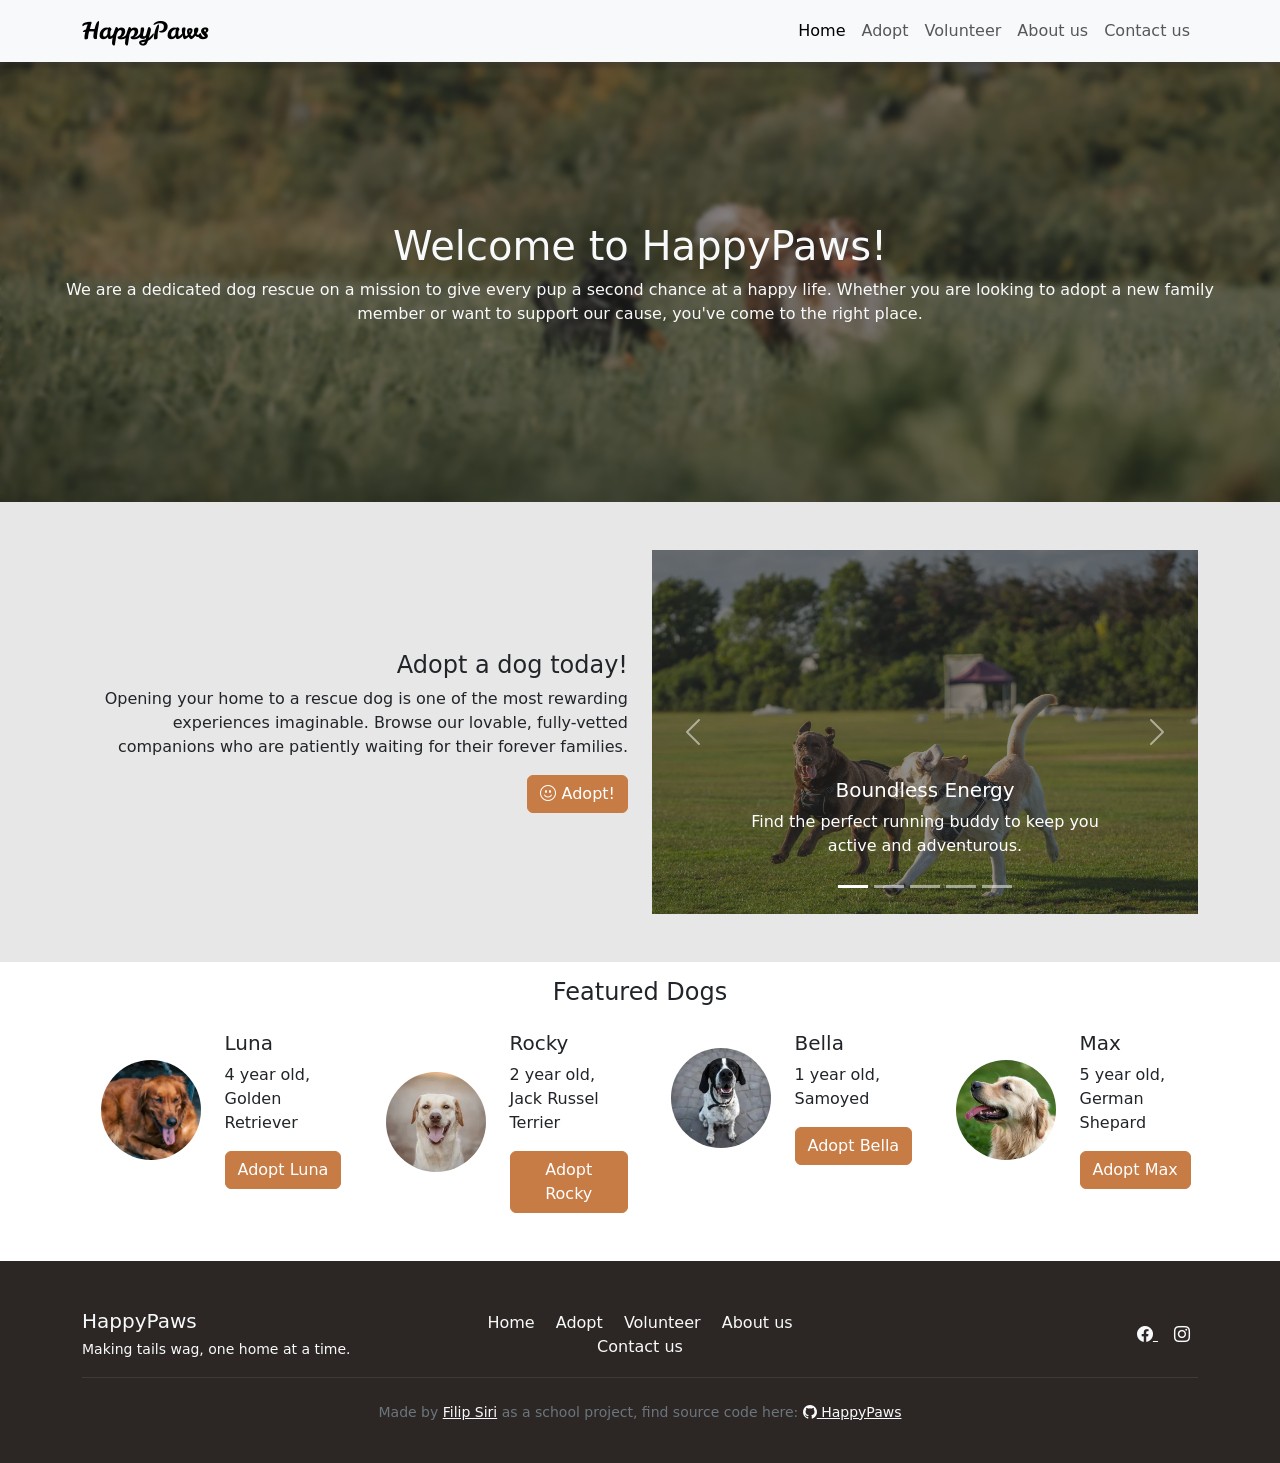
<file: index.html>
<!DOCTYPE html>
<html lang="en">

<head>
  <meta charset="UTF-8">
  <meta name="viewport" content="width=device-width, initial-scale=1.0">
  <title>HappyPaws</title>
  <meta name="description" content="Welcome to HappyPaws. Discover adoptable pets, learn about our rescue mission, and help us save animals one home at a time.">
  <meta name="keywords" content="animal shelter, pet adoption, rescue dogs, dogs for adoption, animal sanctuary, volunteer">
  <meta name="author" content="Filip Siri">
  
  <link rel="manifest" href="manifest.json">
  <link rel="canonical" href="https://happypaws.filipsiri.se">

  <!-- OG tags -->
  <meta property="og:type" content="website">
  <meta property="og:url" content="https://happypaws.filipsiri.se">
  <meta property="og:title" content="HappyPaws">
  <meta property="og:description" content="Discover adoptable pets, learn about our rescue mission, and help us save animals one home at a time.">
  <meta property="og:image" content="https://happypaws.filipsiri.se/images/og.jpeg">

  <!-- Twitter Card Preview Tags -->
  <meta name="twitter:card" content="summary_large_image">
  <meta name="twitter:url" content="https://happypaws.filipsiri.se">
  <meta name="twitter:title" content="HappyPaws">
  <meta name="twitter:description" content="Discover adoptable pets, learn about our rescue mission, and help us save animals one home at a time.">
  <meta name="twitter:image" content="https://happypaws.filipsiri.se/images/og.jpeg">

  <!-- Favicon -->
  <link rel="apple-touch-icon" sizes="180x180" href="favicon/apple-touch-icon.png">
  <link rel="icon" type="image/png" sizes="32x32" href="favicon/favicon-32x32.png">
  <link rel="icon" type="image/png" sizes="16x16" href="favicon/favicon-16x16.png">

  <!-- Font -->
  <link rel="preconnect" href="https://fonts.googleapis.com">
  <link rel="preconnect" href="https://fonts.gstatic.com" crossorigin>
  <link href="https://fonts.googleapis.com/css2?family=Leckerli+One&display=swap" rel="stylesheet">

  <!-- Bootstrap -->
  <link rel="stylesheet" href="bootstrap/css/bootstrap.min.css">
  <link rel="stylesheet" href="bootstrap/icons/bootstrap-icons.min.css">

  <link rel="preload" as="image" href="images/dogs.webp">
  <link rel="preload" as="image" href="images/dogs3.webp">

  <!-- Own style -->
  <link rel="stylesheet" href="styles/overwrites.css">
  <link rel="stylesheet" href="styles/style.css">

  <!-- Scripts -->
  <script src="bootstrap/js/bootstrap.bundle.min.js"></script>

</head>

<body class="d-flex flex-column min-vh-100">
  <!-- HEADER START -->
  <header>
    <nav class="navbar navbar-expand-lg bg-body-tertiary">
      <div class="container">
        <a class="navbar-brand" href="index.html">HappyPaws</a>
        <button class="navbar-toggler" type="button" data-bs-toggle="collapse" data-bs-target="#navbarTogglerDemo02"
          aria-controls="navbarTogglerDemo02" aria-expanded="false" aria-label="Toggle navigation">
          <span class="navbar-toggler-icon"></span>
        </button>
        <div class="collapse navbar-collapse" id="navbarTogglerDemo02">
          <ul class="navbar-nav ms-auto mb-2 mb-lg-0">
            <li class="nav-item">
              <a class="nav-link active" aria-current="page" href="index.html">Home</a>
            </li>
            <li class="nav-item">
              <a class="nav-link" href="adopt.html">Adopt</a>
            </li>
            <li class="nav-item">
              <a class="nav-link" href="volunteer.html">Volunteer</a>
            </li>
            <li class="nav-item">
              <a class="nav-link" href="aboutus.html">About us</a>
            </li>
            <li class="nav-item">
              <a class="nav-link" href="contactus.html">Contact us</a>
            </li>
          </ul>
        </div>
      </div>
    </nav>
  </header>
  <!-- HEADER END -->

  <!-- MAIN START -->
  <main class="flex-grow-1">
    <!-- HERO START -->
    <section class="Hero" style="background-image: url('./images/dogs3.webp');">
      <div class="text-center text-light z-1 px-5">
        <h1>Welcome to HappyPaws!</h1>
        <p>We are a dedicated dog rescue on a mission to give every pup a second chance at a happy life. Whether you are looking to adopt a new family member or want to support our cause, you've come to the right place.</p>
      </div>
    </section>
    <!-- HERO END -->

    <!-- PAGE SPECIFIC CONTENT START -->
    <section class="py-5 home-cta">
      <div class="container">
        <div class="row row-cols-1 row-cols-md-2">
          <div class="col my-auto text-center text-md-end mb-4 mb-md-auto ">
            <p class="h4">Adopt a dog today!</p>
            <p>Opening your home to a rescue dog is one of the most rewarding experiences imaginable. Browse our lovable, fully-vetted companions who are patiently waiting for their forever families.</p>
            <a class="btn btn-primary" href="adopt.html"><i class="bi bi-emoji-smile"></i> Adopt!</a>
          </div>
          <div class="col">
            <!-- CAROUSEL START -->
            <div id="dogCarousel" class="carousel slide" data-bs-ride="carousel">
              <div class="carousel-indicators">
                <button type="button" data-bs-target="#dogCarousel" data-bs-slide-to="0" class="active"
                  aria-current="true" aria-label="Slide 1"></button>
                <button type="button" data-bs-target="#dogCarousel" data-bs-slide-to="1"
                  aria-label="Slide 2"></button>
                <button type="button" data-bs-target="#dogCarousel" data-bs-slide-to="2"
                  aria-label="Slide 3"></button>
                <button type="button" data-bs-target="#dogCarousel" data-bs-slide-to="3"
                  aria-label="Slide 4"></button>
                <button type="button" data-bs-target="#dogCarousel" data-bs-slide-to="4"
                  aria-label="Slide 5"></button>
              </div>
              <div class="carousel-inner">
                <div class="carousel-item active">
                  <img src="images/dogs.webp" class="d-block w-100" alt="Two dogs running">
                  <div class="carousel-caption">
                    <h5>Boundless Energy</h5>
                    <p>Find the perfect running buddy to keep you active and adventurous.</p>
                  </div>
                </div>
                <div class="carousel-item">
                  <img src="images/dogs2.webp" class="d-block w-100" alt="Two dogs sitting and smiling">
                  <div class="carousel-caption">
                    <h5>Endless Smiles</h5>
                    <p>Bring home a loyal companion who will brighten even your toughest days.</p>
                  </div>
                </div>
                <div class="carousel-item">
                  <img src="images/dogs3.webp" class="d-block w-100" alt="Two dogs playing">
                  <div class="carousel-caption">
                    <h5>Playful Spirits</h5>
                    <p>Our dogs are well-socialized, eager to learn, and ready for fun and games.</p>
                  </div>
                </div>
                <div class="carousel-item">
                  <img src="images/dogs5.webp" class="d-block w-100" alt="Two dogs resting">
                  <div class="carousel-caption d-none d-md-block">
                    <h5>Professional Snugglers</h5>
                    <p>Looking for a relaxed friend? We have plenty of couch potatoes waiting for a lap.</p>
                  </div>
                </div>
                <div class="carousel-item">
                  <img src="images/dogs4.webp" class="d-block w-100" alt="Two dogs sitting and smiling">
                  <div class="carousel-caption">
                    <h5>Rescue a dog today</h5>
                    <p>And you will find a forever-friend</p>
                  </div>
                </div>
              </div>
              <button class="carousel-control-prev" type="button" data-bs-target="#dogCarousel"
                data-bs-slide="prev">
                <span class="carousel-control-prev-icon" aria-hidden="true"></span>
                <span class="visually-hidden">Previous</span>
              </button>
              <button class="carousel-control-next" type="button" data-bs-target="#dogCarousel"
                data-bs-slide="next">
                <span class="carousel-control-next-icon" aria-hidden="true"></span>
                <span class="visually-hidden">Next</span>
              </button>
            </div>
            <!-- CAROUSEL END -->
  
          </div>
        </div>
      </div>
    </section>

    <!-- FEATURED DOGS START -->
    <section class="container mt-3">
      <p class="h4 text-center">Featured Dogs</p>
      <div class="mt-4 row row-cols-1 row-cols-md-3 row-cols-lg-4">

        <div class="col">
          <div class="row row-cols-2">
            <div class="col d-flex align-items-center justify-content-end">
              <img src="images/adoption/dog1-small.webp" class="rounded-circle" width="100" height="100" alt="A brown dog resting">
            </div>
            <div class="col ">
              <p class="h5">Luna</p>
              <p>4 year old, Golden Retriever</p>
              <a class="btn btn-primary" href="adopt.html">Adopt Luna</a>
            </div>
          </div>
        </div>


        <div class="col">
          <div class="row row-cols-2">
            <div class="col d-flex align-items-center justify-content-end">
              <img src="images/adoption/dog2-small.webp" class="rounded-circle" width="100" height="100" alt="A brown dog resting">
            </div>
            <div class="col ">
              <p class="h5">Rocky</p>
              <p>2 year old, Jack Russel Terrier</p>
              <a class="btn btn-primary" href="adopt.html">Adopt Rocky</a>
            </div>
          </div>
        </div>


        <div class="col">
          <div class="row row-cols-2">
            <div class="col d-flex align-items-center justify-content-end">
              <img src="images/adoption/dog3-small.webp" class="rounded-circle" width="100" height="100" alt="A brown dog resting">
            </div>
            <div class="col ">
              <p class="h5">Bella</p>
              <p>1 year old, Samoyed</p>
              <a class="btn btn-primary" href="adopt.html">Adopt Bella</a>
            </div>
          </div>
        </div>



        <div class="col">
          <div class="row row-cols-2">
            <div class="col d-flex align-items-center justify-content-end">
              <img src="images/adoption/dog4-small.webp" class="rounded-circle" width="100" height="100" alt="A brown dog resting">
            </div>
            <div class="col ">
              <p class="h5">Max</p>
              <p>5 year old, German Shepard</p>
              <a class="btn btn-primary" href="adopt.html">Adopt Max</a>
            </div>
          </div>
        </div>



      </div>
    </section>
    <!-- FEATURED DOGS END -->

    <!-- PAGE SPECIFIC CONTENT END -->

  </main>
  <!-- MAIN END -->


  <!-- FOOTER START -->

  <footer class="py-4 mt-5">

    <div class="container pt-4">
      <div class="row align-items-center">
        <div class="text-light col-md-4 text-center text-md-start mb-3 mb-md-0">
          <h5 class="mb-1">HappyPaws</h5>
          <small>Making tails wag, one home at a time.</small>
        </div>

        <div class="col-md-4 text-center mb-3 mb-md-0">
          <a href="/" class="text-light text-decoration-none mx-2">Home</a>
          <a href="adopt.html" class="text-light text-decoration-none mx-2">Adopt</a>
          <a href="volunteer.html" class="text-light text-decoration-none mx-2">Volunteer</a>
          <a href="aboutus.html" class="text-light text-decoration-none mx-2">About us</a>
          <a href="contactus.html" class="text-light text-decoration-none mx-2">Contact us</a>
        </div>

        <div class="col-md-4 text-center text-md-end">
          <a href="#" class="text-light mx-2" aria-label="Facebook">
            <i class="bi bi-facebook"></i>
          </a>
          <a href="#" class="text-light mx-2" aria-label="Instagram">
            <i class="bi bi-instagram"></i>
          </a>
        </div>

      </div>

      <hr class="border-secondary">

      <p class="text-center text-secondary small mt-4">
        Made by <a href="https://filipsiri.se" target="_blank" rel="noopener noreferrer" class="text-light">Filip Siri</a> as a school project,
        find source code here: <a href="https://github.com/nostr1c/happypaws" target="_blank" rel="noopener noreferrer" class="text-light">
        <i class="bi bi-github"></i> HappyPaws
        </a>
      </p>

    </div>
  </footer>

  <!-- FOOTER END -->

</body>

</html>
</file>
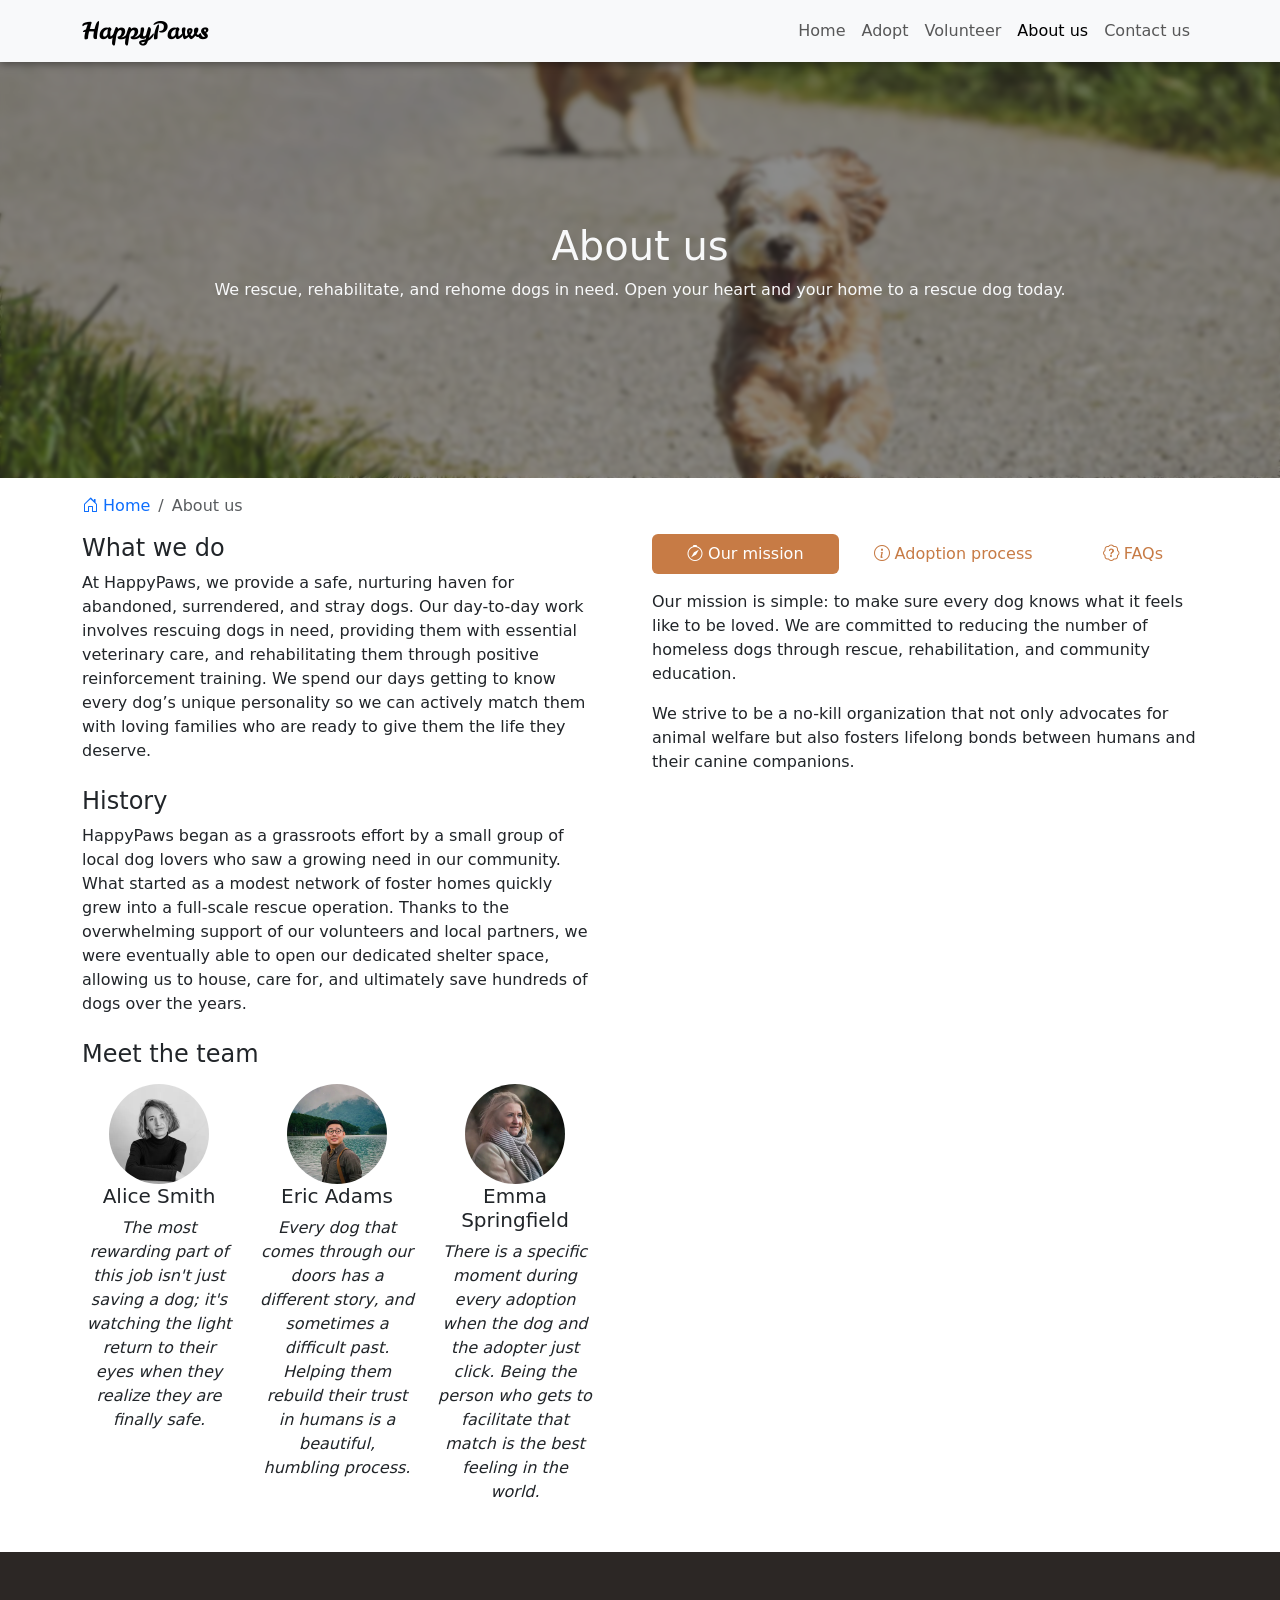
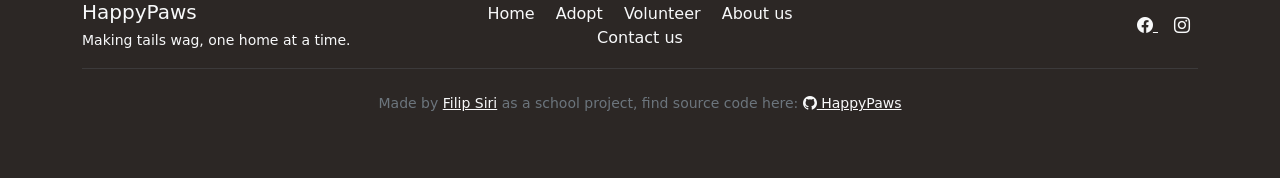
<file: aboutus.html>
<!DOCTYPE html>
<html lang="en">

<head>
  <meta charset="UTF-8">
  <meta name="viewport" content="width=device-width, initial-scale=1.0">
  <title>About us | HappyPaws</title>
  <meta name="description" content="Learn about the history, mission, and team behind HappyPaws and our dedication to animal rescue and rehabilitation.">
  <meta name="keywords" content="animal shelter, pet adoption, rescue dogs, dogs for adoption, animal sanctuary, volunteer">
  <meta name="author" content="Filip Siri">
  
  <link rel="manifest" href="/manifest.json">
  <link rel="canonical" href="https://happypaws.filipsiri.se">

  <!-- OG tags -->
  <meta property="og:type" content="website">
  <meta property="og:url" content="https://happypaws.filipsiri.se">
  <meta property="og:title" content="HappyPaws | About us">
  <meta property="og:description" content="Learn about the history, mission, and team behind HappyPaws and our dedication to animal rescue and rehabilitation.">
  <meta property="og:image" content="https://happypaws.filipsiri.se/images/og.jpeg">

  <!-- Twitter Card Preview Tags -->
  <meta name="twitter:card" content="summary_large_image">
  <meta name="twitter:url" content="https://happypaws.filipsiri.se">
  <meta name="twitter:title" content="HappyPaws | About us">
  <meta name="twitter:description" content="Learn about the history, mission, and team behind HappyPaws and our dedication to animal rescue and rehabilitation.">
  <meta name="twitter:image" content="https://happypaws.filipsiri.se/images/og.jpeg">

  <!-- Favicon -->
  <link rel="apple-touch-icon" sizes="180x180" href="favicon/apple-touch-icon.png">
  <link rel="icon" type="image/png" sizes="32x32" href="favicon/favicon-32x32.png">
  <link rel="icon" type="image/png" sizes="16x16" href="favicon/favicon-16x16.png">

  <!-- Font -->
  <link rel="preconnect" href="https://fonts.googleapis.com">
  <link rel="preconnect" href="https://fonts.gstatic.com" crossorigin>
  <link href="https://fonts.googleapis.com/css2?family=Leckerli+One&display=swap" rel="stylesheet">

  <!-- Bootstrap -->
  <link rel="stylesheet" href="bootstrap/css/bootstrap.min.css">
  <link rel="stylesheet" href="bootstrap/icons/bootstrap-icons.min.css">

  <link rel="preload" as="image" href="images/dogs.webp">
  <link rel="preload" as="image" href="images/dogs3.webp">

  <!-- Own style -->
  <link rel="stylesheet" href="styles/overwrites.css">
  <link rel="stylesheet" href="styles/style.css">

  <!-- Scripts -->
  <script src="bootstrap/js/bootstrap.bundle.min.js"></script>

</head>

<body class="d-flex flex-column min-vh-100">
  <!-- HEADER START -->
  <header>
    <nav class="navbar navbar-expand-lg bg-body-tertiary">
      <div class="container">
        <a class="navbar-brand" href="index.html">HappyPaws</a>
        <button class="navbar-toggler" type="button" data-bs-toggle="collapse" data-bs-target="#navbarTogglerDemo02"
          aria-controls="navbarTogglerDemo02" aria-expanded="false" aria-label="Toggle navigation">
          <span class="navbar-toggler-icon"></span>
        </button>
        <div class="collapse navbar-collapse" id="navbarTogglerDemo02">
          <ul class="navbar-nav ms-auto mb-2 mb-lg-0">
            <li class="nav-item">
              <a class="nav-link" href="index.html">Home</a>
            </li>
            <li class="nav-item">
              <a class="nav-link" href="adopt.html">Adopt</a>
            </li>
            <li class="nav-item">
              <a class="nav-link" href="volunteer.html">Volunteer</a>
            </li>
            <li class="nav-item">
              <a class="nav-link active" href="aboutus.html" aria-current="page">About us</a>
            </li>
            <li class="nav-item">
              <a class="nav-link" href="contactus.html">Contact us</a>
            </li>
          </ul>
        </div>
      </div>
    </nav>
  </header>
  <!-- HEADER END -->

  <!-- MAIN START -->
  <main class="flex-grow-1">
    <!-- HERO START -->
    <section class="Hero" style="background-image: url('./images/dogs6.webp'); background-position-y: 45%;">
      <div class="text-center text-light z-1 px-5">
        <h1>About us</h1>
        <p>We rescue, rehabilitate, and rehome dogs in need. Open your heart and your home to a rescue dog today.</p>
      </div>
    </section>
    <!-- HERO END -->

    <!-- BREADCRUMB START -->
    <section class="container mt-3">
      <nav style="--bs-breadcrumb-divider: '/';" aria-label="breadcrumb">
        <ol class="breadcrumb mb-0">
          <li class="breadcrumb-item"><a class="text-decoration-none" href="/"><i class="bi bi-house-door"></i> Home</a>
          </li>
          <li class="breadcrumb-item active" aria-current="page">About us</li>
        </ol>
      </nav>
    </section>
    <!-- BREADCRUMB END -->

    <!-- PAGE SPECIFIC CONTENT START -->
    <section class="container mt-3">
      <div class="row row-cols-1 row-cols-lg-2">
        <div class="col pe-0 pe-md-5">
          <p class="h4">What we do</p>
          <p>At HappyPaws, we provide a safe, nurturing haven for abandoned, surrendered, and stray dogs. Our day-to-day work involves rescuing dogs in need, providing them with essential veterinary care, and rehabilitating them through positive reinforcement training. We spend our days getting to know every dog’s unique personality so we can actively match them with loving families who are ready to give them the life they deserve.</p>
        
          <p class="h4 mt-4">History</p>
          <p>HappyPaws began as a grassroots effort by a small group of local dog lovers who saw a growing need in our community. What started as a modest network of foster homes quickly grew into a full-scale rescue operation. Thanks to the overwhelming support of our volunteers and local partners, we were eventually able to open our dedicated shelter space, allowing us to house, care for, and ultimately save hundreds of dogs over the years.</p>

          <p class="h4 mt-4">Meet the team</p>
          <div class="row row-cols-1 row-cols-sm-3 pt-2 gap-3 gap-sm-0">
            <div class="col d-flex flex-column align-items-center text-center">
              <img class="rounded-circle" src="./images/people/person1.webp" width="100" height="100" alt="A portrait of a girl">
              <p class="h5">Alice Smith</p>
              <i>The most rewarding part of this job isn't just saving a dog; it's watching the light return to their eyes when they realize they are finally safe.</i>
            </div>
            <div class="col d-flex flex-column align-items-center text-center">
              <img class="rounded-circle" src="./images/people/person2.webp" width="100" height="100" alt="A potrait of a man standing in front of a lake">
              <p class="h5">Eric Adams</p>
              <i>Every dog that comes through our doors has a different story, and sometimes a difficult past. Helping them rebuild their trust in humans is a beautiful, humbling process.</i>
            </div>
            <div class="col d-flex flex-column align-items-center text-center">
              <img class="rounded-circle" src="./images/people/person3.webp" width="100" height="100" alt="A portrait of a girl standing in nature">
              <p class="h5">Emma Springfield</p>
              <i>There is a specific moment during every adoption when the dog and the adopter just click. Being the person who gets to facilitate that match is the best feeling in the world.</i>
            </div>
          </div>
        </div>
        <div class="col mt-4 mt-lg-0">

          <!-- TAB START -->
          <ul class="nav nav-pills nav-fill flex-column flex-sm-row" id="myTab" role="tablist">
            <li class="nav-item" role="presentation">
              <button class="nav-link active" id="ourmission-tab" data-bs-toggle="tab"
                data-bs-target="#ourmission-tab-pane" type="button" role="tab" aria-controls="ourmission-tab-pane"
                aria-selected="true"><i class="bi bi-compass"></i> Our mission</button>
            </li>
            <li class="nav-item" role="presentation">
              <button class="nav-link" id="adoptionprocess-tab" data-bs-toggle="tab"
                data-bs-target="#adoptionprocess-tab-pane" type="button" role="tab"
                aria-controls="adoptionprocess-tab-pane" aria-selected="false"><i class="bi bi-info-circle"></i>
                Adoption process</button>
            </li>
            <li class="nav-item" role="presentation">
              <button class="nav-link" id="faqs-tab" data-bs-toggle="tab" data-bs-target="#faqs-tab-pane" type="button"
                role="tab" aria-controls="faqs-tab-pane" aria-selected="false"><i class="bi bi-patch-question"></i>
                FAQs</button>
            </li>
          </ul>
          <div class="tab-content" id="myTabContent">
            <div class="tab-pane fade show active pt-3" id="ourmission-tab-pane" role="tabpanel"
              aria-labelledby="ourmission-tab" tabindex="0">
              <p>Our mission is simple: to make sure every dog knows what it feels like to be loved. We are committed to reducing the number of homeless dogs through rescue, rehabilitation, and community education. </p>
              <p>We strive to be a no-kill organization that not only advocates for animal welfare but also fosters lifelong bonds between humans and their canine companions.</p>
            </div>
            <div class="tab-pane fade pt-3" id="adoptionprocess-tab-pane" role="tabpanel"
              aria-labelledby="adoptionprocess-tab" tabindex="0">
              <p>We want our adoptions to be successful for both you and your new best friend. Our process is designed to be thorough but straightforward:</p>
              <ol>
                <li><b>Apply:</b> Browse our available dogs and submit an online adoption application.</li>
                <li class="mt-2"><b>Meet & Greet:</b> If your application is a good match, we'll invite you (and your current pets) to the shelter to meet the dog in person.</li>
                <li class="mt-2"><b>Counseling:</b> We will sit down with you to discuss the dog's specific needs, behavioral quirks, and medical history.</li>
                <li class="mt-2"><b>Take Them Home:</b> Once everything is approved, you'll sign the adoption paperwork, receive a starter care package, and welcome your new family member</li>
              </ol>
            </div>
            <div class="tab-pane fade pt-3" id="faqs-tab-pane" role="tabpanel" aria-labelledby="faqs-tab" tabindex="0">

              <!-- FAQ START -->
              <div class="accordion accordion-flush" id="accordionFlushExample">
                <div class="accordion-item">
                  <h2 class="accordion-header">
                    <button class="accordion-button collapsed" type="button" data-bs-toggle="collapse"
                      data-bs-target="#flush-collapseOne" aria-expanded="false" aria-controls="flush-collapseOne">
                      How is the Happypaws funded?
                    </button>
                  </h2>
                  <div id="flush-collapseOne" class="accordion-collapse collapse"
                    data-bs-parent="#accordionFlushExample">
                    <div class="accordion-body">
                      We rely entirely on adoption fees, community donations, local business sponsors, and volunteer support to fund our daily operations.
                    </div>
                  </div>
                </div>
                <div class="accordion-item">
                  <h2 class="accordion-header">
                    <button class="accordion-button collapsed" type="button" data-bs-toggle="collapse"
                      data-bs-target="#flush-collapseTwo" aria-expanded="false" aria-controls="flush-collapseTwo">
                      Is HappyPaws a kill-free shelter?
                    </button>
                  </h2>
                  <div id="flush-collapseTwo" class="accordion-collapse collapse"
                    data-bs-parent="#accordionFlushExample">
                    <div class="accordion-body">
                      Yes. We operate as a no-kill sanctuary, giving every healthy and treatable animal unlimited time to find a forever home.
                    </div>
                  </div>
                </div>
                <div class="accordion-item">
                  <h2 class="accordion-header">
                    <button class="accordion-button collapsed" type="button" data-bs-toggle="collapse"
                      data-bs-target="#flush-collapseThree" aria-expanded="false" aria-controls="flush-collapseThree">
                      What is included in the adoption fee?
                    </button>
                  </h2>
                  <div id="flush-collapseThree" class="accordion-collapse collapse"
                    data-bs-parent="#accordionFlushExample">
                    <div class="accordion-body">
                      Fees cover full spay/neuter surgery, microchipping, initial core vaccinations, deworming, and a comprehensive pre-adoption veterinary exam.
                    </div>
                  </div>
                </div>
              </div>
              <!-- FAQ END -->

            </div>
          </div>
          <!-- TAB END -->

        </div>
      </div>
    </section>
    <!-- PAGE SPECIFIC CONTENT END -->

  </main>
  <!-- MAIN END -->


  <!-- FOOTER START -->

  <footer class="py-4 mt-5">

    <div class="container py-4">
      <div class="row align-items-center">
        <div class="text-light col-md-4 text-center text-md-start mb-3 mb-md-0">
          <h5 class="mb-1">HappyPaws</h5>
          <small>Making tails wag, one home at a time.</small>
        </div>

        <div class="col-md-4 text-center mb-3 mb-md-0">
          <a href="/" class="text-light text-decoration-none mx-2">Home</a>
          <a href="adopt.html" class="text-light text-decoration-none mx-2">Adopt</a>
          <a href="volunteer.html" class="text-light text-decoration-none mx-2">Volunteer</a>
          <a href="aboutus.html" class="text-light text-decoration-none mx-2">About us</a>
          <a href="contactus.html" class="text-light text-decoration-none mx-2">Contact us</a>
        </div>

        <div class="col-md-4 text-center text-md-end">
          <a href="#" class="text-light mx-2" aria-label="Facebook">
            <i class="bi bi-facebook"></i>
          </a>
          <a href="#" class="text-light mx-2" aria-label="Instagram">
            <i class="bi bi-instagram"></i>
          </a>
        </div>

      </div>

      <hr class="border-secondary">

      <p class="text-center text-secondary small mt-4">
        Made by <a href="https://filipsiri.se" target="_blank" rel="noopener noreferrer" class="text-light">Filip Siri</a> as a school project,
        find source code here: <a href="https://github.com/nostr1c/happypaws" target="_blank" rel="noopener noreferrer" class="text-light">
        <i class="bi bi-github"></i> HappyPaws
        </a>
      </p>
      
    </div>
  </footer>

  <!-- FOOTER END -->

</body>

</html>
</file>
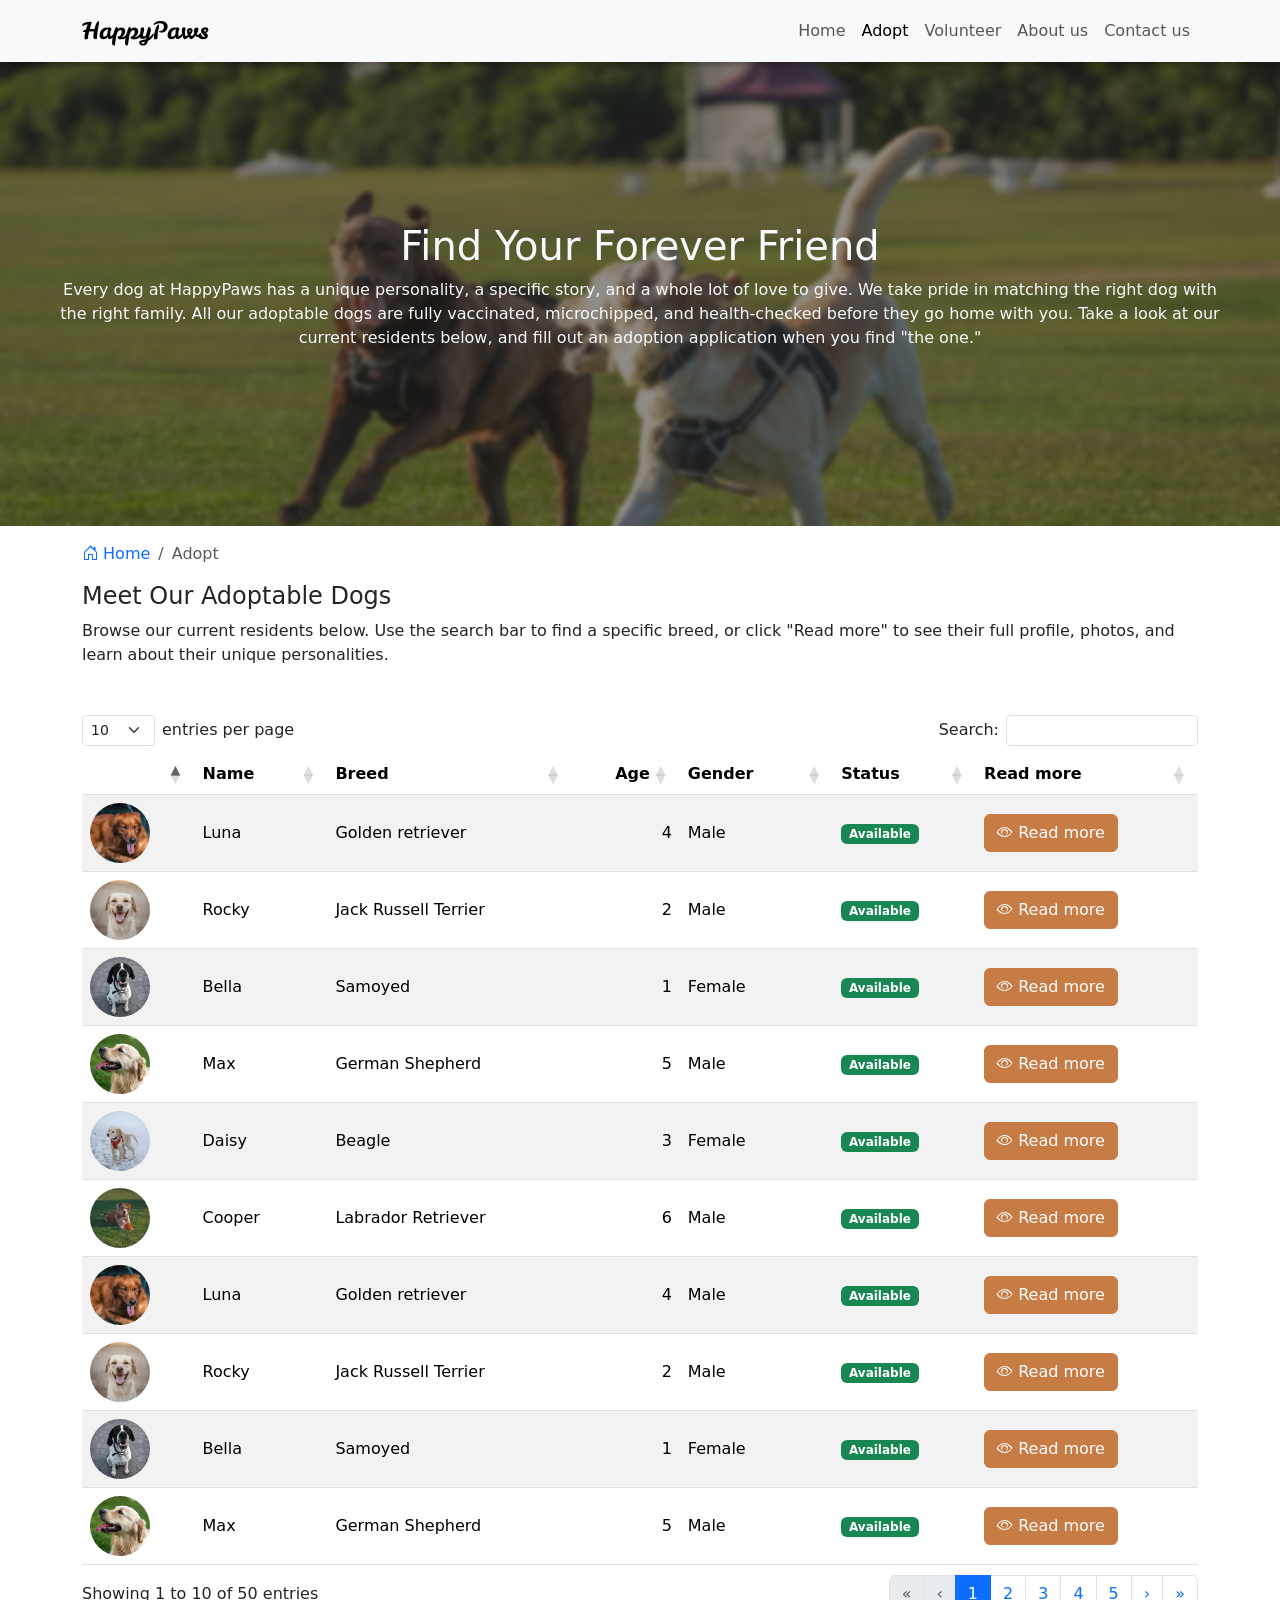
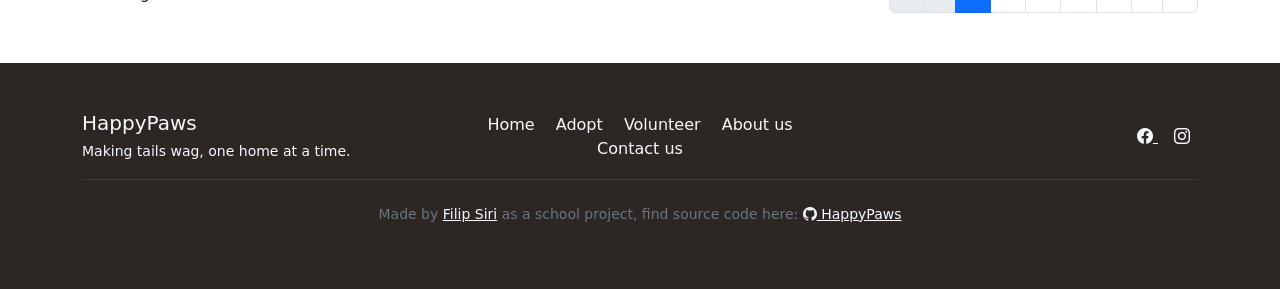
<file: adopt.html>
<!DOCTYPE html>
<html lang="en">

<head>
  <meta charset="UTF-8">
  <meta name="viewport" content="width=device-width, initial-scale=1.0">
  <title>Adopt | HappyPaws</title>
  <meta name="description" content="Browse our searchable adoption directory of dogs looking for a loving home.">
  <meta name="keywords" content="animal shelter, pet adoption, rescue dogs, dogs for adoption, animal sanctuary, volunteer">
  <meta name="author" content="Filip Siri">
  
  <link rel="manifest" href="/manifest.json">
  <link rel="canonical" href="https://happypaws.filipsiri.se">

  <!-- OG tags -->
  <meta property="og:type" content="website">
  <meta property="og:url" content="https://happypaws.filipsiri.se">
  <meta property="og:title" content="HappyPaws | Adopt">
  <meta property="og:description" content="Browse our searchable adoption directory of dogs looking for a loving home.">
  <meta property="og:image" content="https://happypaws.filipsiri.se/images/og.jpeg">

  <!-- Twitter Card Preview Tags -->
  <meta name="twitter:card" content="summary_large_image">
  <meta name="twitter:url" content="https://happypaws.filipsiri.se">
  <meta name="twitter:title" content="HappyPaws | Adopt">
  <meta name="twitter:description" content="Browse our searchable adoption directory of dogs looking for a loving home.">
  <meta name="twitter:image" content="https://happypaws.filipsiri.se/images/og.jpeg">

  <!-- Favicon -->
  <link rel="apple-touch-icon" sizes="180x180" href="favicon/apple-touch-icon.png">
  <link rel="icon" type="image/png" sizes="32x32" href="favicon/favicon-32x32.png">
  <link rel="icon" type="image/png" sizes="16x16" href="favicon/favicon-16x16.png">

  <!-- Font -->
  <link rel="preconnect" href="https://fonts.googleapis.com">
  <link rel="preconnect" href="https://fonts.gstatic.com" crossorigin>
  <link href="https://fonts.googleapis.com/css2?family=Leckerli+One&display=swap" rel="stylesheet">

  <!-- Bootstrap -->
  <link rel="stylesheet" href="bootstrap/css/bootstrap.min.css">
  <link rel="stylesheet" href="bootstrap/icons/bootstrap-icons.min.css">

  <!-- DataTables -->
  <link href="./datatables/css/dataTables.bootstrap5.css" rel="stylesheet">

  <!-- Own -->
  <link rel="stylesheet" href="styles/overwrites.css">
  <link rel="stylesheet" href="styles/style.css">

  <!-- Scripts -->
  <script src="bootstrap/js/bootstrap.bundle.min.js"></script>
  <script src="./js/jquery-3.7.1.js"></script>
  <script src="./datatables/js/dataTables.js"></script>
  <script src="./datatables/js/dataTables.bootstrap5.js"></script>
  <script src="./js/dogs.js"></script>
  <script src="./js/adopt.js"></script>
</head>

<body class="d-flex flex-column min-vh-100">
  <!-- HEADER START -->
  <header>
    <nav class="navbar navbar-expand-lg bg-body-tertiary">
      <div class="container">
        <a class="navbar-brand" href="index.html">HappyPaws</a>
        <button class="navbar-toggler" type="button" data-bs-toggle="collapse" data-bs-target="#navbarTogglerDemo02"
          aria-controls="navbarTogglerDemo02" aria-expanded="false" aria-label="Toggle navigation">
          <span class="navbar-toggler-icon"></span>
        </button>
        <div class="collapse navbar-collapse" id="navbarTogglerDemo02">
          <ul class="navbar-nav ms-auto mb-2 mb-lg-0">
            <li class="nav-item">
              <a class="nav-link" href="index.html">Home</a>
            </li>
            <li class="nav-item">
              <a class="nav-link active" href="adopt.html" aria-current="page" >Adopt</a>
            </li>
            <li class="nav-item">
              <a class="nav-link" href="volunteer.html">Volunteer</a>
            </li>
            <li class="nav-item">
              <a class="nav-link" href="aboutus.html">About us</a>
            </li>
            <li class="nav-item">
              <a class="nav-link" href="contactus.html">Contact us</a>
            </li>
          </ul>
        </div>
      </div>
    </nav>
  </header>
  <!-- HEADER END -->

  <!-- MAIN START -->
  <main class="flex-grow-1">
    <!-- HERO START -->
    <section class="Hero" style="background-image: url('./images/dogs.webp');">
      <div class="text-center text-light z-1 px-5">
        <h1>Find Your Forever Friend</h1>
        <p>Every dog at HappyPaws has a unique personality, a specific story, and a whole lot of love to give. We take pride in matching the right dog with the right family. All our adoptable dogs are fully vaccinated, microchipped, and health-checked before they go home with you. Take a look at our current residents below, and fill out an adoption application when you find "the one."</p>
      </div>
    </section>
    <!-- HERO END -->

    <!-- BREADCRUMB START -->
    <section class="container mt-3">
      <nav style="--bs-breadcrumb-divider: '/';" aria-label="breadcrumb">
        <ol class="breadcrumb mb-0">
          <li class="breadcrumb-item"><a class="text-decoration-none" href="/"><i class="bi bi-house-door"></i> Home</a>
          </li>
          <li class="breadcrumb-item active" aria-current="page">Adopt</li>
        </ol>
      </nav>
    </section>
    <!-- BREADCRUMB END -->

    <!-- PAGE SPECIFIC CONTENT START -->
    <section class="container mt-3 table-responsive">
      <div class="mb-5">
        <p class="h4">Meet Our Adoptable Dogs</p>
        <p>Browse our current residents below. Use the search bar to find a specific breed, or click "Read more" to see their full profile, photos, and learn about their unique personalities.</p>
      </div>
      <table id="adoption-table" class="table table-striped align-middle">
        <thead>
          <tr>
            <th></th>
            <th>Name</th>
            <th>Breed</th>
            <th>Age</th>
            <th>Gender</th>
            <th>Status</th>
            <th>Read more</th>
          </tr>
        </thead>
        <tbody>
          <tr>
            <td>
              <img src="images/adoption/dog1-small.webp" class="rounded-circle" width="60" height="60"
                alt="A brown dog resting">
            </td>
            <td>Luna</td>
            <td>Golden retriever</td>
            <td>4</td>
            <td>Male</td>
            <td>
              <span class="badge bg-success">Available</span>
            </td>
            <td>
              <button class="btn btn-primary" data-bs-toggle="modal" data-bs-target="#adoption-modal">
                <i class="bi bi-eye"></i>
                Read more
              </button>
            </td>
          </tr>
        </tbody>
      </table>
    </section>
    <!-- PAGE SPECIFIC CONTENT END -->

  </main>
  <!-- MAIN END -->

  <!-- MODAL -->
  <div class="modal fade" id="adoption-modal" tabindex="-1" aria-labelledby="adoptionModalLabel" aria-hidden="true">
    <div class="modal-dialog modal-dialog-centered modal-lg">
      <div class="modal-content">
        <div class="modal-header">
          <h1 class="modal-title fs-5" id="adoptionModalLabel">Adopt Luna</h1>
          <button type="button" class="btn-close" data-bs-dismiss="modal" aria-label="Close"></button>
        </div>
        <div class="modal-body">

          <div class="container">
            <div class="row row-cols-1 row-cols-md-2">
              <div class="col">
                <img src="images/adoption/dog1-large.webp" class="img-fluid" alt="A brown dog resting">
              </div>
              <div class="col">
                <p class="h4 mb-2 mt-3 mt-md-0">Luna</p>
                <p class="mb-1"><span class="badge bg-primary">Breed: </span> Golden Retriever</p>
                <p class="mb-1"><span class="badge bg-primary">Born: </span> 2022-11-01</p>
                <p class="mb-1"><span class="badge bg-primary">Gender: </span> Female</p>
                <p class="mb-3"><span class="badge bg-primary">Status: </span> Available</p>
                <p>Luna is a bright, energetic, and incredibly affectionate Golden Retriever who loves outdoor adventures just as much as snuggling on the couch. She is great with children, well-socialized with other dogs, and is looking for an active family who will take her on long walks and give her plenty of belly rubs.</p>
                <a href="contactus.html" class="btn btn-primary"><i class="bi bi-envelope"></i> Contact us</a>
              </div>
            </div>
          </div>

        </div>
        <div class="modal-footer">
          <button type="button" class="btn btn-secondary" data-bs-dismiss="modal">Close</button>
        </div>
      </div>
    </div>
  </div>


  <!-- FOOTER START -->

  <footer class="py-4 mt-5">

    <div class="container py-4">
      <div class="row align-items-center">
        <div class="text-light col-md-4 text-center text-md-start mb-3 mb-md-0">
          <h5 class="mb-1">HappyPaws</h5>
          <small>Making tails wag, one home at a time.</small>
        </div>

        <div class="col-md-4 text-center mb-3 mb-md-0">
          <a href="/" class="text-light text-decoration-none mx-2">Home</a>
          <a href="adopt.html" class="text-light text-decoration-none mx-2">Adopt</a>
          <a href="volunteer.html" class="text-light text-decoration-none mx-2">Volunteer</a>
          <a href="aboutus.html" class="text-light text-decoration-none mx-2">About us</a>
          <a href="contactus.html" class="text-light text-decoration-none mx-2">Contact us</a>
        </div>

        <div class="col-md-4 text-center text-md-end">
          <a href="#" class="text-light mx-2" aria-label="Facebook">
            <i class="bi bi-facebook"></i>
          </a>
          <a href="#" class="text-light mx-2" aria-label="Instagram">
            <i class="bi bi-instagram"></i>
          </a>
        </div>

      </div>

      <hr class="border-secondary">

      <p class="text-center text-secondary small mt-4">
        Made by <a href="https://filipsiri.se" target="_blank" rel="noopener noreferrer" class="text-light">Filip Siri</a> as a school project,
        find source code here: <a href="https://github.com/nostr1c/happypaws" target="_blank" rel="noopener noreferrer" class="text-light">
        <i class="bi bi-github"></i> HappyPaws
        </a>
      </p>

    </div>
  </footer>

  <!-- FOOTER END -->

</body>

</html>
</file>
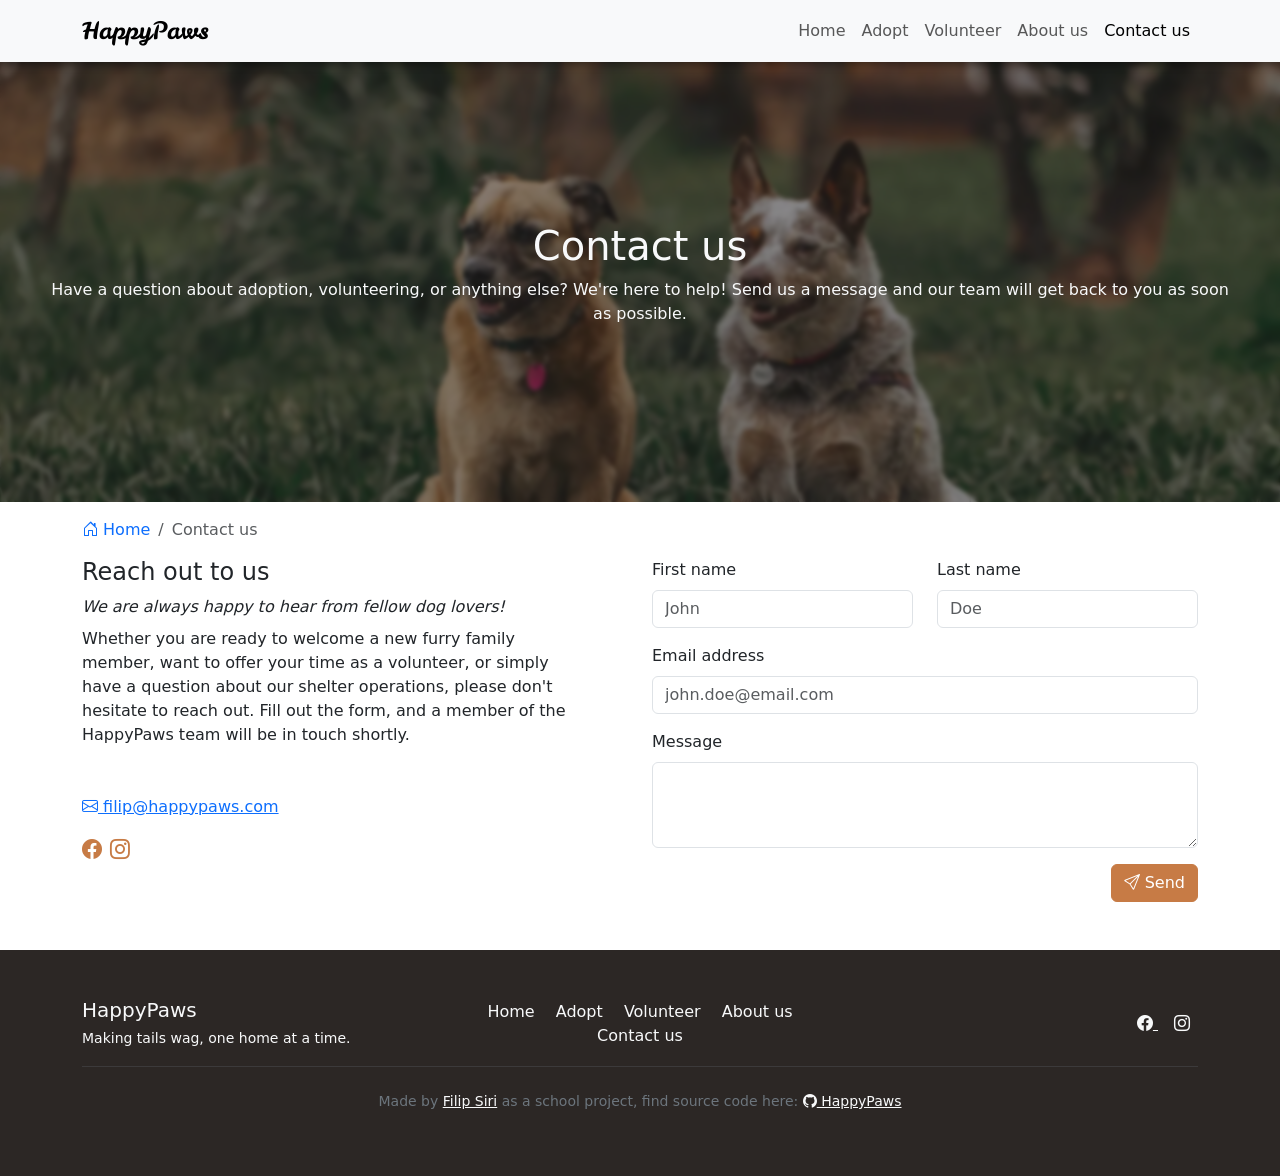
<file: contactus.html>
<!DOCTYPE html>
<html lang="en">

<head>
  <meta charset="UTF-8">
  <meta name="viewport" content="width=device-width, initial-scale=1.0">
  <title>Contact us | HappyPaws</title>
  <meta name="description" content="Get in touch with HappyPaws. View our shelter location, operating hours, phone number, and send us an inquiry.">
  <meta name="keywords" content="animal shelter, pet adoption, rescue dogs, dogs for adoption, animal sanctuary, volunteer">
  <meta name="author" content="Filip Siri">
  
  <link rel="manifest" href="/manifest.json">
  <link rel="canonical" href="https://happypaws.filipsiri.se">

  <!-- OG tags -->
  <meta property="og:type" content="website">
  <meta property="og:url" content="https://happypaws.filipsiri.se">
  <meta property="og:title" content="HappyPaws | Contact us">
  <meta property="og:description" content="Get in touch with HappyPaws. View our shelter location, operating hours, phone number, and send us an inquiry.">
  <meta property="og:image" content="https://happypaws.filipsiri.se/images/og.jpeg">

  <!-- Twitter Card Preview Tags -->
  <meta name="twitter:card" content="summary_large_image">
  <meta name="twitter:url" content="https://happypaws.filipsiri.se">
  <meta name="twitter:title" content="HappyPaws | Contact us">
  <meta name="twitter:description" content="Get in touch with HappyPaws. View our shelter location, operating hours, phone number, and send us an inquiry.">
  <meta name="twitter:image" content="https://happypaws.filipsiri.se/images/og.jpeg">

  <!-- Favicon -->
  <link rel="apple-touch-icon" sizes="180x180" href="favicon/apple-touch-icon.png">
  <link rel="icon" type="image/png" sizes="32x32" href="favicon/favicon-32x32.png">
  <link rel="icon" type="image/png" sizes="16x16" href="favicon/favicon-16x16.png">

  <!-- Font -->
  <link rel="preconnect" href="https://fonts.googleapis.com">
  <link rel="preconnect" href="https://fonts.gstatic.com" crossorigin>
  <link href="https://fonts.googleapis.com/css2?family=Leckerli+One&display=swap" rel="stylesheet">

  <!-- Bootstrap -->
  <link rel="stylesheet" href="bootstrap/css/bootstrap.min.css">
  <link rel="stylesheet" href="bootstrap/icons/bootstrap-icons.min.css">

  <link rel="preload" as="image" href="images/dogs.webp">
  <link rel="preload" as="image" href="images/dogs3.webp">

  <!-- Own style -->
  <link rel="stylesheet" href="styles/overwrites.css">
  <link rel="stylesheet" href="styles/style.css">

  <!-- Scripts -->
  <script src="bootstrap/js/bootstrap.bundle.min.js"></script>

</head>

<body class="d-flex flex-column min-vh-100">
  <!-- HEADER START -->
  <header>
    <nav class="navbar navbar-expand-lg bg-body-tertiary">
      <div class="container">
        <a class="navbar-brand" href="index.html">HappyPaws</a>
        <button class="navbar-toggler" type="button" data-bs-toggle="collapse" data-bs-target="#navbarTogglerDemo02"
          aria-controls="navbarTogglerDemo02" aria-expanded="false" aria-label="Toggle navigation">
          <span class="navbar-toggler-icon"></span>
        </button>
        <div class="collapse navbar-collapse" id="navbarTogglerDemo02">
          <ul class="navbar-nav ms-auto mb-2 mb-lg-0">
            <li class="nav-item">
              <a class="nav-link" href="index.html">Home</a>
            </li>
            <li class="nav-item">
              <a class="nav-link" href="adopt.html">Adopt</a>
            </li>
            <li class="nav-item">
              <a class="nav-link" href="volunteer.html">Volunteer</a>
            </li>
            <li class="nav-item">
              <a class="nav-link" href="aboutus.html">About us</a>
            </li>
            <li class="nav-item">
              <a class="nav-link active" href="contactus.html" aria-current="page">Contact us</a>
            </li>
          </ul>
        </div>
      </div>
    </nav>
  </header>
  <!-- HEADER END -->

  <!-- MAIN START -->
  <main class="flex-grow-1">
    <!-- HERO START -->
    <section class="Hero" style="background-image: url('./images/dogs8.webp'); background-position-y: 40%;">
      <div class="text-center text-light z-1 px-5">
        <h1>Contact us</h1>
        <p>Have a question about adoption, volunteering, or anything else? We're here to help! Send us a message and our team will get back to you as soon as possible.</p>
      </div>
    </section>
    <!-- HERO END -->

    <!-- BREADCRUMB START -->
    <section class="container mt-3">
      <nav style="--bs-breadcrumb-divider: '/';" aria-label="breadcrumb">
        <ol class="breadcrumb mb-0">
          <li class="breadcrumb-item"><a class="text-decoration-none" href="/"><i class="bi bi-house-door"></i> Home</a>
          </li>
          <li class="breadcrumb-item active" aria-current="page">Contact us</li>
        </ol>
      </nav>
    </section>
    <!-- BREADCRUMB END -->

    <!-- PAGE SPECIFIC CONTENT START -->
    <section class="container mt-3">
      <div class="row row-cols-1 row-cols-lg-2">
        <div class="col pe-0 pe-lg-5">
          <p class="h4">Reach out to us</p>
          <i>We are always happy to hear from fellow dog lovers!</i>
          <p class="mt-2">Whether you are ready to welcome a new furry family member, want to offer your time as a volunteer, or simply have a question about our shelter operations, please don't hesitate to reach out. Fill out the form, and a member of the HappyPaws team will be in touch shortly.</p>
        
          <div class="mt-lg-5">
            <a href="mailto:filip@happypaws.com">
              <i class="bi bi-envelope"></i> 
              filip@happypaws.com
            </a>

            <div class="mt-3 d-flex gap-2 socials">
              <a href="#"><i class="fs-5 bi bi-facebook"></i></a>
              <a href="#"><i class="fs-5 bi bi-instagram"></i></a>
            </div>
            
          </div>
        </div>
        <div class="col mt-5 mt-lg-0">
          <form>
            <div class="row row-cols-1 row-cols-sm-2 mb-3">
              <div class="col mb-3 mb-sm-0">
                <label for="firstName" class="form-label">First name</label>
                <input type="text" class="form-control" id="firstName" placeholder="John">
              </div>
              <div class="col">
                <label for="lastName" class="form-label">Last name</label>
                <input type="text" class="form-control" id="lastName" placeholder="Doe">
              </div>
            </div>
            <div class="mb-3">
              <label for="email" class="form-label">Email address</label>
              <input type="email" class="form-control" id="email" placeholder="john.doe@email.com">
            </div>
            <div class="mb-3">
              <label for="message" class="form-label">Message</label>
              <textarea class="form-control" id="message" rows="3"></textarea>
            </div>
            <div class="text-end">

              <button class="btn btn-primary"><i class="bi bi-send"></i> Send</button>
            </div>
          </form>
        </div>
      </div>
    </section>
    <!-- PAGE SPECIFIC CONTENT END -->

  </main>
  <!-- MAIN END -->


  <!-- FOOTER START -->

  <footer class="py-4 mt-5">

    <div class="container py-4">
      <div class="row align-items-center">
        <div class="text-light col-md-4 text-center text-md-start mb-3 mb-md-0">
          <h5 class="mb-1">HappyPaws</h5>
          <small>Making tails wag, one home at a time.</small>
        </div>

        <div class="col-md-4 text-center mb-3 mb-md-0">
          <a href="/" class="text-light text-decoration-none mx-2">Home</a>
          <a href="adopt.html" class="text-light text-decoration-none mx-2">Adopt</a>
          <a href="volunteer.html" class="text-light text-decoration-none mx-2">Volunteer</a>
          <a href="aboutus.html" class="text-light text-decoration-none mx-2">About us</a>
          <a href="contactus.html" class="text-light text-decoration-none mx-2">Contact us</a>
        </div>

        <div class="col-md-4 text-center text-md-end">
          <a href="#" class="text-light mx-2" aria-label="Facebook">
            <i class="bi bi-facebook"></i>
          </a>
          <a href="#" class="text-light mx-2" aria-label="Instagram">
            <i class="bi bi-instagram"></i>
          </a>
        </div>

      </div>

      <hr class="border-secondary">

      <p class="text-center text-secondary small mt-4">
        Made by <a href="https://filipsiri.se" target="_blank" rel="noopener noreferrer" class="text-light">Filip Siri</a> as a school project,
        find source code here: <a href="https://github.com/nostr1c/happypaws" target="_blank" rel="noopener noreferrer" class="text-light">
        <i class="bi bi-github"></i> HappyPaws
        </a>
      </p>

    </div>
  </footer>

  <!-- FOOTER END -->

</body>

</html>
</file>
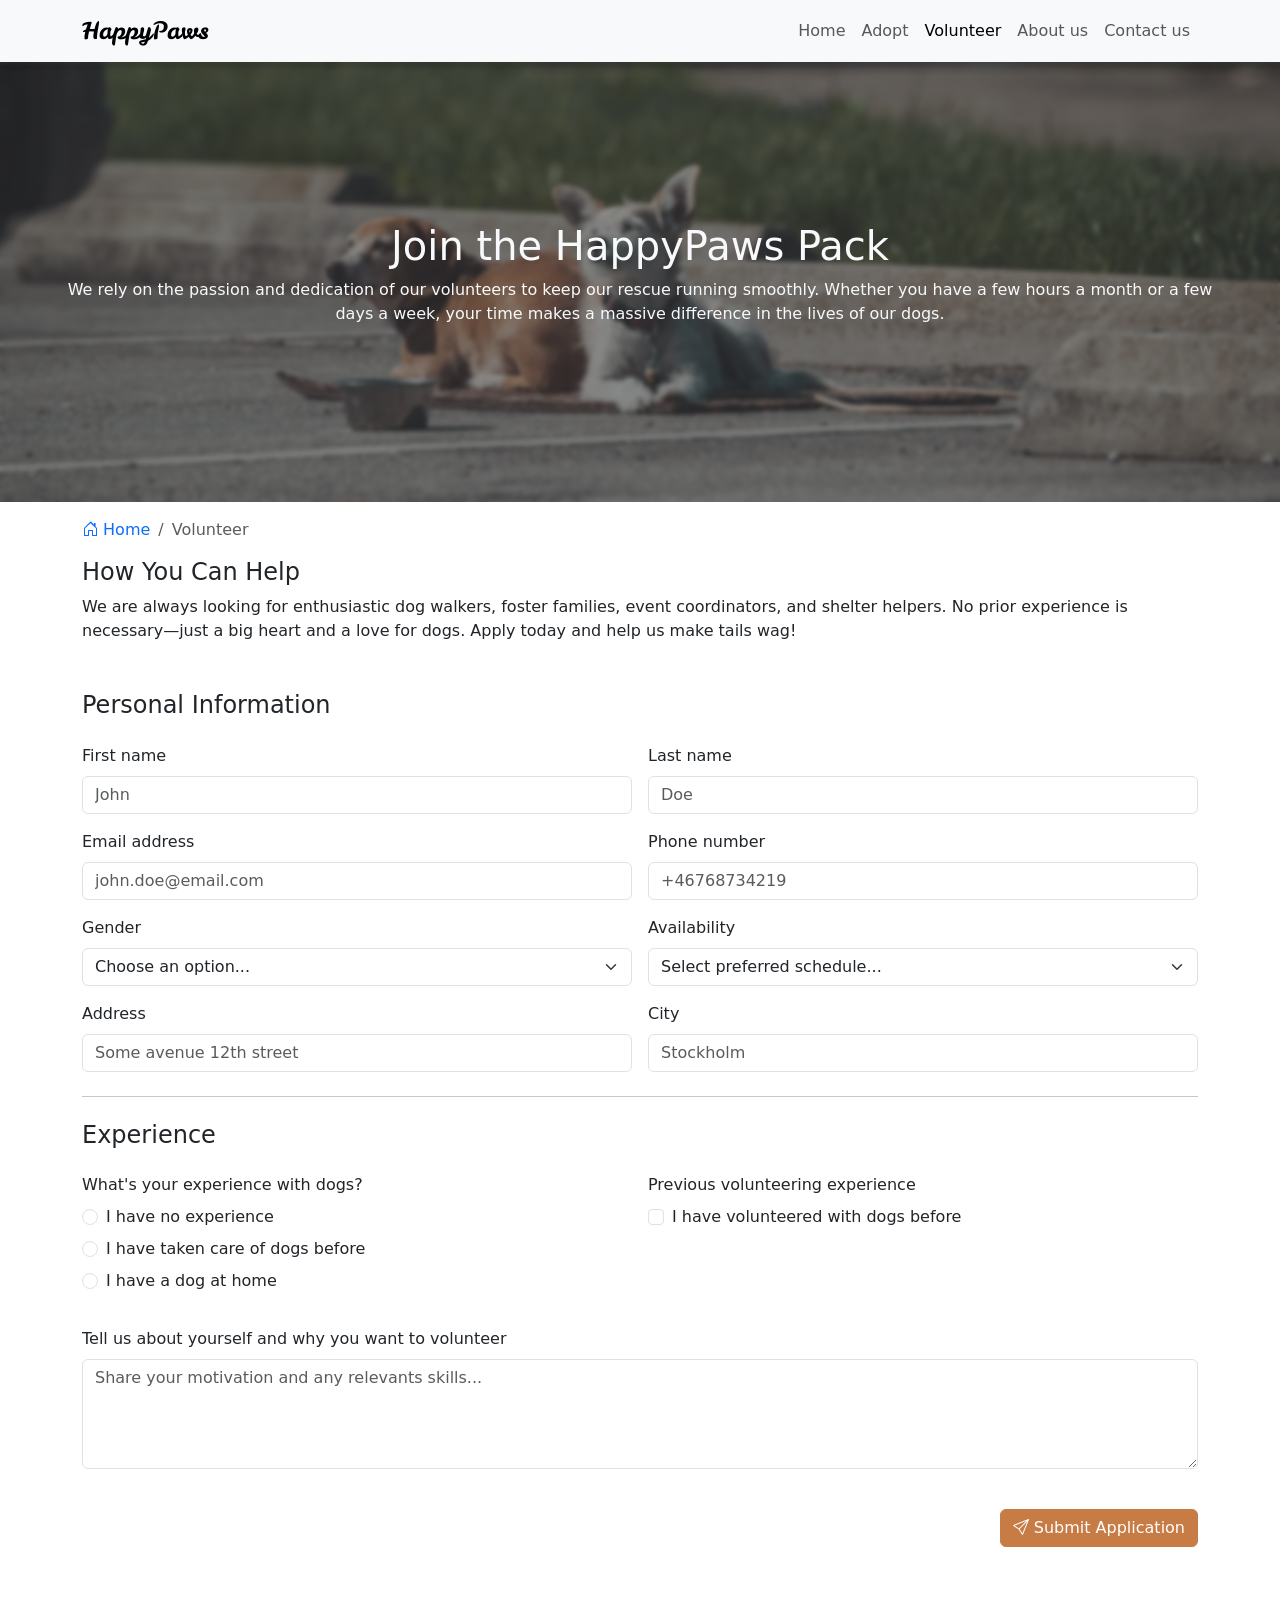
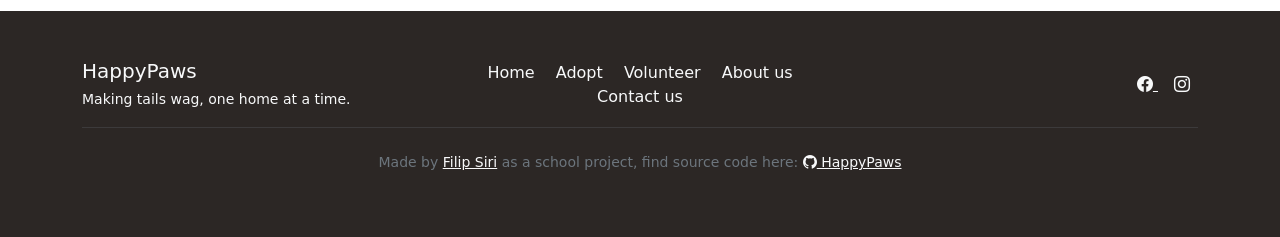
<file: volunteer.html>
<!DOCTYPE html>
<html lang="en">

<head>
  <meta charset="UTF-8">
  <meta name="viewport" content="width=device-width, initial-scale=1.0">
  <title>Volunteer | HappyPaws</title>
  <meta name="description" content="Join our community of volunteers at HappyPaws. Discover ways you can help care for rescued animals and support our mission.">
  <meta name="keywords" content="animal shelter, pet adoption, rescue dogs, dogs for adoption, animal sanctuary, volunteer">
  <meta name="author" content="Filip Siri">
  
  <link rel="manifest" href="/manifest.json">
  <link rel="canonical" href="https://happypaws.filipsiri.se">

  <!-- OG tags -->
  <meta property="og:type" content="website">
  <meta property="og:url" content="https://happypaws.filipsiri.se">
  <meta property="og:title" content="HappyPaws | Volunteer">
  <meta property="og:description" content="Join our community of volunteers at HappyPaws. Discover ways you can help care for rescued animals and support our mission.">
  <meta property="og:image" content="https://happypaws.filipsiri.se/images/og.jpeg">

  <!-- Twitter Card Preview Tags -->
  <meta name="twitter:card" content="summary_large_image">
  <meta name="twitter:url" content="https://happypaws.filipsiri.se">
  <meta name="twitter:title" content="HappyPaws | Volunteer">
  <meta name="twitter:description" content="Join our community of volunteers at HappyPaws. Discover ways you can help care for rescued animals and support our mission.">
  <meta name="twitter:image" content="https://happypaws.filipsiri.se/images/og.jpeg">

  <!-- Favicon -->
  <link rel="apple-touch-icon" sizes="180x180" href="favicon/apple-touch-icon.png">
  <link rel="icon" type="image/png" sizes="32x32" href="favicon/favicon-32x32.png">
  <link rel="icon" type="image/png" sizes="16x16" href="favicon/favicon-16x16.png">

  <!-- Font -->
  <link rel="preconnect" href="https://fonts.googleapis.com">
  <link rel="preconnect" href="https://fonts.gstatic.com" crossorigin>
  <link href="https://fonts.googleapis.com/css2?family=Leckerli+One&display=swap" rel="stylesheet">

  <!-- Bootstrap -->
  <link rel="stylesheet" href="bootstrap/css/bootstrap.min.css">
  <link rel="stylesheet" href="bootstrap/icons/bootstrap-icons.min.css">

  <link rel="preload" as="image" href="images/dogs.webp">
  <link rel="preload" as="image" href="images/dogs3.webp">

  <!-- Own style -->
  <link rel="stylesheet" href="styles/overwrites.css">
  <link rel="stylesheet" href="styles/style.css">

  <!-- Scripts -->
  <script src="bootstrap/js/bootstrap.bundle.min.js"></script>

</head>

<body class="d-flex flex-column min-vh-100">
  <!-- HEADER START -->
  <header>
    <nav class="navbar navbar-expand-lg bg-body-tertiary">
      <div class="container">
        <a class="navbar-brand" href="index.html">HappyPaws</a>
        <button class="navbar-toggler" type="button" data-bs-toggle="collapse" data-bs-target="#navbarTogglerDemo02"
          aria-controls="navbarTogglerDemo02" aria-expanded="false" aria-label="Toggle navigation">
          <span class="navbar-toggler-icon"></span>
        </button>
        <div class="collapse navbar-collapse" id="navbarTogglerDemo02">
          <ul class="navbar-nav ms-auto mb-2 mb-lg-0">
            <li class="nav-item">
              <a class="nav-link" href="index.html">Home</a>
            </li>
            <li class="nav-item">
              <a class="nav-link" href="adopt.html">Adopt</a>
            </li>
            <li class="nav-item">
              <a class="nav-link active" href="volunteer.html" aria-current="page">Volunteer</a>
            </li>
            <li class="nav-item">
              <a class="nav-link" href="aboutus.html">About us</a>
            </li>
            <li class="nav-item">
              <a class="nav-link" href="contactus.html">Contact us</a>
            </li>
          </ul>
        </div>
      </div>
    </nav>
  </header>
  <!-- HEADER END -->

  <!-- MAIN START -->
  <main class="flex-grow-1">
    <!-- HERO START -->
    <section class="Hero" style="background-image: url('./images/dogs5.webp'); background-position-y: center;">
      <div class="text-center text-light z-1 px-5">
        <h1>Join the HappyPaws Pack</h1>
        <p>We rely on the passion and dedication of our volunteers to keep our rescue running smoothly. Whether you have a few hours a month or a few days a week, your time makes a massive difference in the lives of our dogs.</p>
      </div>
    </section>
    <!-- HERO END -->

    <!-- BREADCRUMB START -->
    <section class="container mt-3">
      <nav style="--bs-breadcrumb-divider: '/';" aria-label="breadcrumb">
        <ol class="breadcrumb mb-0">
          <li class="breadcrumb-item"><a class="text-decoration-none" href="/"><i class="bi bi-house-door"></i> Home</a>
          </li>
          <li class="breadcrumb-item active" aria-current="page">Volunteer</li>
        </ol>
      </nav>
    </section>
    <!-- BREADCRUMB END -->

    <!-- PAGE SPECIFIC CONTENT START -->
    <section class="container my-3">
      <div class="mb-5">
        <p class="h4">How You Can Help</p>
        <p>We are always looking for enthusiastic dog walkers, foster families, event coordinators, and shelter helpers. No prior experience is necessary—just a big heart and a love for dogs. Apply today and help us make tails wag!</p>
      </div>
      <form>
        <h4 class="mb-4">Personal Information</h4>
        <div class="row g-3 mb-4">
          <div class="col-md-6">
            <label for="firstName" class="form-label">First name</label>
            <input class="form-control" type="text" name="firstName" id="firstName" placeholder="John" required>
          </div>
          <div class="col-md-6">
            <label for="lastName" class="form-label">Last name</label>
            <input class="form-control" type="text" name="lastName" id="lastName" placeholder="Doe" required>
          </div>
          <div class="col-md-6">
            <label for="email" class="form-label">Email address</label>
            <input class="form-control" type="email" name="email" id="email" placeholder="john.doe@email.com" required>
          </div>
          <div class="col-md-6">
            <label for="phone" class="form-label">Phone number</label>
            <input class="form-control" type="tel" name="phone" id="phone" placeholder="+46768734219">
          </div>
          <div class="col-md-6">
            <label for="gender" class="form-label">Gender</label>
            <select class="form-select" id="gender" name="gender">
              <option selected disabled value="">Choose an option...</option>
              <option value="male">Male</option>
              <option value="female">Female</option>
              <option value="prefer_not_to_say">I'd rather not say</option>
            </select>
          </div>
          <div class="col-md-6">
            <label for="availability" class="form-label">Availability</label>
            <select class="form-select" id="availability" name="availability">
              <option selected disabled value="">Select preferred schedule...</option>
              <option value="weekdays">Weekdays</option>
              <option value="weekends">Weekends</option>
              <option value="flexible">Flexible / Any time</option>
            </select>
          </div>
          <div class="col-md-6">
            <label for="address" class="form-label">Address</label>
            <input class="form-control" type="text" name="address" id="address" placeholder="Some avenue 12th street">
          </div>
          <div class="col-md-6">
            <label for="city" class="form-label">City</label>
            <input class="form-control" type="text" name="city" id="city" placeholder="Stockholm">
          </div>
        </div>
        <hr class="my-4">
        <h4 class="mb-4">Experience</h4>
        <div class="row g-3">
          <div class="col-md-6 mb-3">
            <label class="form-label d-block">What's your experience with dogs?</label>
            <div class="form-check mb-2">
              <input class="form-check-input" type="radio" name="experience" id="noexperience" value="none">
              <label class="form-check-label" for="noexperience">
                I have no experience
              </label>
            </div>
            <div class="form-check mb-2">
              <input class="form-check-input" type="radio" name="experience" id="someexperience" value="some">
              <label class="form-check-label" for="someexperience">
                I have taken care of dogs before
              </label>
            </div>
            <div class="form-check">
              <input class="form-check-input" type="radio" name="experience" id="muchexperience" value="dog_owner">
              <label class="form-check-label" for="muchexperience">
                I have a dog at home
              </label>
            </div>
          </div>
          <div class="col-md-6 mb-3">
            <label class="form-label d-block">Previous volunteering experience</label>
            <div class="form-check">
              <input class="form-check-input" type="checkbox" value="yes" id="volunteerExperience"
                name="volunteerExperience">
              <label class="form-check-label" for="volunteerExperience">
                I have volunteered with dogs before
              </label>
            </div>
          </div>
          <div class="col-12 mb-3">
            <label for="aboutSelf" class="form-label">Tell us about yourself and why you want to volunteer</label>
            <textarea class="form-control" id="aboutSelf" name="aboutSelf" rows="4"
              placeholder="Share your motivation and any relevants skills..."></textarea>
          </div>
        </div>
        <div class="mt-4 text-end">
          <button type="submit" class="btn btn-primary"><i class="bi bi-send"></i> Submit Application</button>
        </div>
      </form>
    </section>
    <!-- PAGE SPECIFIC CONTENT END -->

  </main>
  <!-- MAIN END -->

  <!-- FOOTER START -->

  <footer class="py-4 mt-5">

    <div class="container py-4">
      <div class="row align-items-center">
        <div class="text-light col-md-4 text-center text-md-start mb-3 mb-md-0">
          <h5 class="mb-1">HappyPaws</h5>
          <small>Making tails wag, one home at a time.</small>
        </div>

        <div class="col-md-4 text-center mb-3 mb-md-0">
          <a href="/" class="text-light text-decoration-none mx-2">Home</a>
          <a href="adopt.html" class="text-light text-decoration-none mx-2">Adopt</a>
          <a href="volunteer.html" class="text-light text-decoration-none mx-2">Volunteer</a>
          <a href="aboutus.html" class="text-light text-decoration-none mx-2">About us</a>
          <a href="contactus.html" class="text-light text-decoration-none mx-2">Contact us</a>
        </div>

        <div class="col-md-4 text-center text-md-end">
          <a href="#" class="text-light mx-2" aria-label="Facebook">
            <i class="bi bi-facebook"></i>
          </a>
          <a href="#" class="text-light mx-2" aria-label="Instagram">
            <i class="bi bi-instagram"></i>
          </a>
        </div>

      </div>

      <hr class="border-secondary">

      <p class="text-center text-secondary small mt-4">
        Made by <a href="https://filipsiri.se" target="_blank" rel="noopener noreferrer" class="text-light">Filip Siri</a> as a school project,
        find source code here: <a href="https://github.com/nostr1c/happypaws" target="_blank" rel="noopener noreferrer" class="text-light">
        <i class="bi bi-github"></i> HappyPaws
        </a>
      </p>

    </div>
  </footer>

  <!-- FOOTER END -->

</body>

</html>
</file>
<file: styles/overwrites.css>
:root {
    --color-primary: #C77B45;
    --color-primary-hover: #A96132;
    --color-primary-active: #92542b;

    --color-secondary: #757575;
}

.btn-primary {
    --bs-btn-color: #fff;
    --bs-btn-bg: var(--color-primary);
    --bs-btn-border-color: var(--color-primary);

    --bs-btn-hover-color: #fff;
    --bs-btn-hover-bg: var(--color-primary-hover);
    --bs-btn-hover-border-color: var(--color-primary-hover);

    --bs-btn-focus-shadow-rgb: 199, 123, 69;

    --bs-btn-active-color: #fff;
    --bs-btn-active-bg: var(--color-primary-active);
    --bs-btn-active-border-color: var(--color-primary-active);
    --bs-btn-active-shadow: inset 0 3px 5px rgba(0, 0, 0, 0.125);

    --bs-btn-disabled-color: #fff;
    --bs-btn-disabled-bg: var(--color-primary);
    --bs-btn-disabled-border-color: var(--color-primary);
}

.bg-primary {
    background-color: var(--color-secondary) !important;
}

.nav-pills .nav-link.active {
    background-color: var(--color-primary) !important;
}

.nav-pills .nav-link:not(.active) {
    color: var(--color-primary) !important;
}

.accordion-button:not(.collapsed) {
    color: #fff !important;
    background-color: color-mix(in srgb, var(--color-primary) 70%, transparent) !important;
}

.accordion-button:focus {
    box-shadow: 0 0 0 0.25rem color-mix(in srgb, var(--color-primary) 70%, transparent)
}

.navbar-brand {
    font-family: "Leckerli One", cursive;
    font-weight: 400;
    font-style: normal;
    font-size: 1.5rem;
}
</file>
<file: styles/style.css>
.Hero {
    padding-top: 10em;
    padding-bottom: 10em;
    background-repeat: no-repeat;
    background-size: cover;
    position: relative;
    background-position-y: 70%;
}

.Hero > div {
    position: relative;
}

@media (max-width: 767px) {
    .Hero {
        background-position-x: center;
    }
}

.Hero::before, .carousel-item::before {
    content: "";
    position: absolute;
    background-color: rgba(41, 41, 41, 0.521);
    inset: 0;
}

.Hero::before {
    backdrop-filter: blur(2px);
}

footer {
    background-color: #2c2725;
}

.navbar {
    box-shadow: 0 2px 8px rgba(0, 0, 0, 0.411);
    z-index: 10;
}

.socials i {
    color: var(--color-primary) !important
}

.home-cta {
    background-color: rgb(231, 231, 231);
}
</file>
